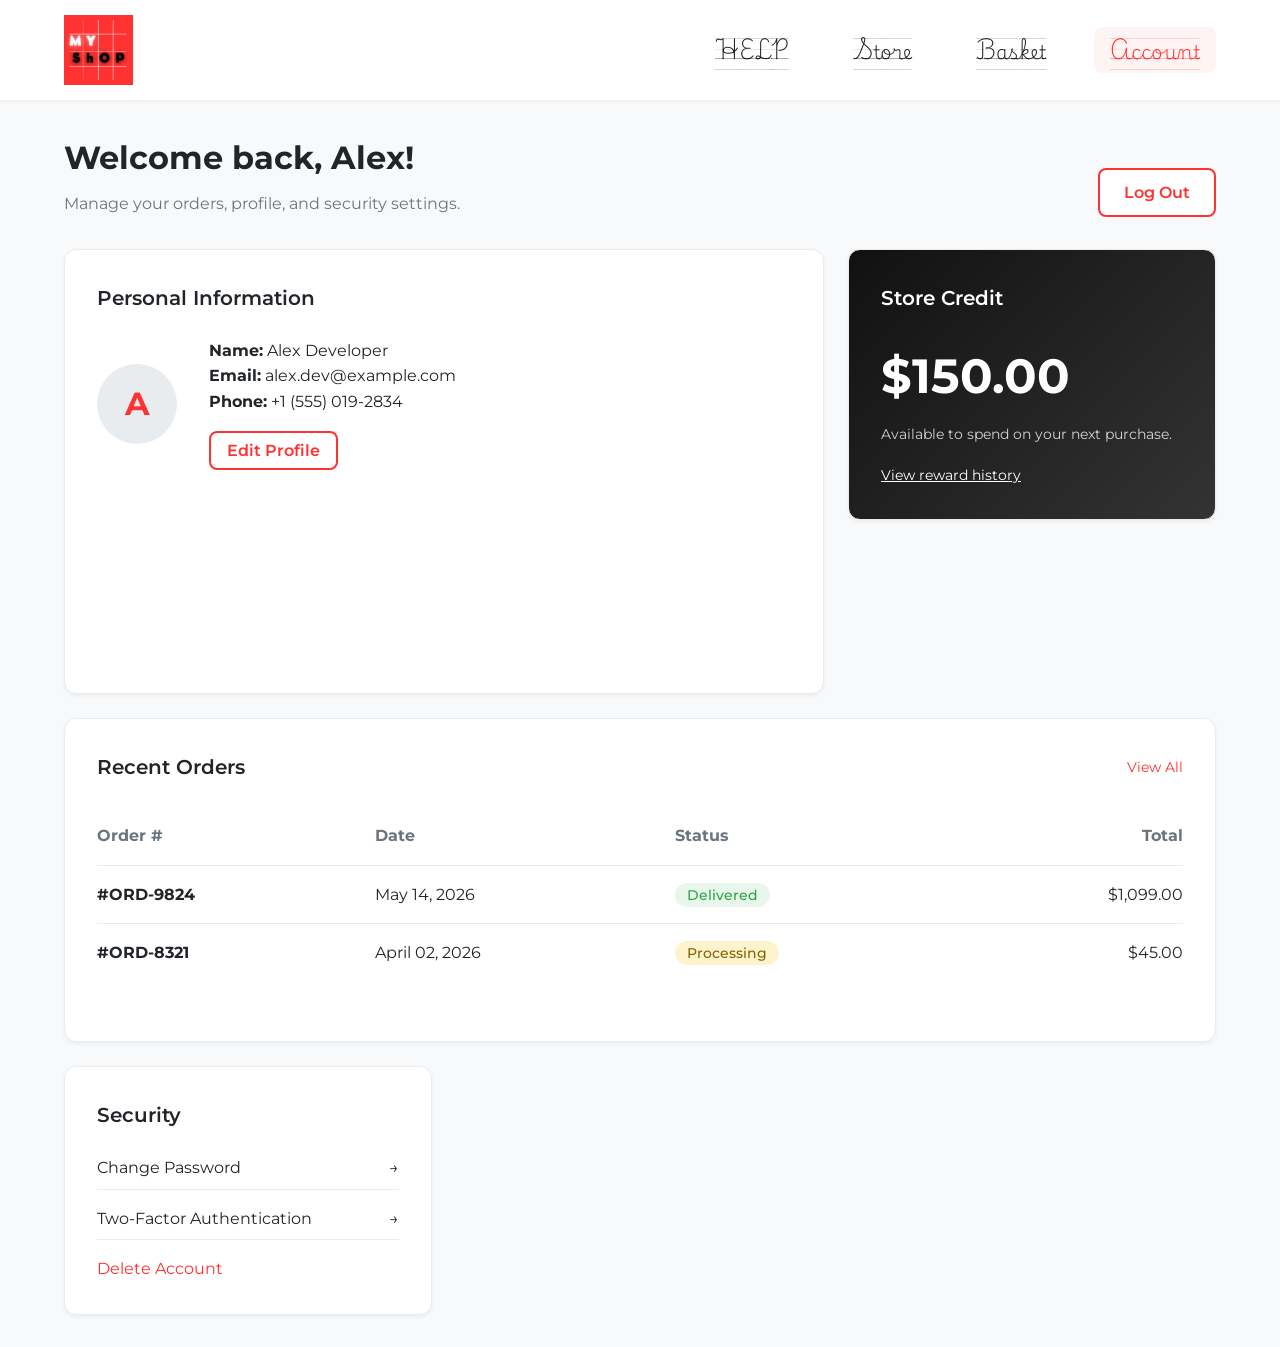
<file: Front_End/some_site/account.html>
<!DOCTYPE html>
<html lang="en">
<head>
    <meta charset="UTF-8">
    <meta name="viewport" content="width=device-width, initial-scale=1.0">
    <link rel="stylesheet" href="../style.css">
    <link rel="icon" type="image/png" href="../img/icon/img.png">
    <title>MYSHOP | Account Dashboard</title>
</head>
<body>
    <header class="main-header">
        <a href="index.html" class="brand-logo">
            <img src="../img/icon/my_mark.png" alt="MYSHOP icon">
        </a>
        <nav class="main-nav">
            <a href="qdk.html" class="nav-link">HELP</a>
            <a href="index.html" class="nav-link">Store</a>
            <a href="basket.html" class="nav-link">Basket</a>
            <a href="account.html" class="nav-link active">Account</a>
        </nav>
    </header>

    <main class="layout-container">
        <div style="display: flex; justify-content: space-between; align-items: flex-end; margin-bottom: 2rem;">
            <div>
                <h1 style="margin-bottom: 0.5rem;">Welcome back, Alex!</h1>
                <p style="color: var(--color-text-muted);">Manage your orders, profile, and security settings.</p>
            </div>
            <button class="btn-secondary" style="width: auto;">Log Out</button>
        </div>

        <!-- CSS Grid: Bento Layout Implementation -->
        <div class="bento-dashboard">

            <!-- Module 1: Personal Profile (Wide Span) -->
            <section class="bento-card bento-profile">
                <div class="bento-header">Personal Information</div>
                <div style="display: flex; gap: 2rem; align-items: center;">
                    <div style="width: 80px; height: 80px; border-radius: 50%; background-color: #e9ecef; display: flex; justify-content: center; align-items: center; font-size: 2rem; font-weight: bold; color: var(--color-brand-primary);">
                        A
                    </div>
                    <div>
                        <p><strong>Name:</strong> Alex Developer</p>
                        <p><strong>Email:</strong> alex.dev@example.com</p>
                        <p><strong>Phone:</strong> +1 (555) 019-2834</p>
                        <button class="btn-secondary" style="margin-top: 1rem; padding: 0.5rem 1rem; width: auto;">Edit Profile</button>
                    </div>
                </div>
            </section>

            <!-- Module 2: Digital Wallet/Points (Accent styling) -->
            <section class="bento-card bento-wallet">
                <div class="bento-header">Store Credit</div>
                <div style="font-size: 3rem; font-weight: 700; margin-bottom: 0.5rem;">$150.00</div>
                <p style="opacity: 0.8; font-size: 0.9rem;">Available to spend on your next purchase.</p>
                <div style="margin-top: auto; padding-top: 1rem;">
                    <a href="#" style="text-decoration: underline; font-size: 0.9rem;">View reward history</a>
                </div>
            </section>

            <!-- Module 3: Recent Orders (Full Width underneath) -->
            <section class="bento-card bento-orders">
                <div class="bento-header">
                    <span>Recent Orders</span>
                    <a href="#" style="font-size: 0.9rem; color: var(--color-brand-primary); font-weight: normal;">View All</a>
                </div>

                <table style="width: 100%; border-collapse: collapse; text-align: left;">
                    <thead>
                        <tr style="border-bottom: 1px solid var(--color-border); color: var(--color-text-muted);">
                            <th style="padding: 1rem 0;">Order #</th>
                            <th>Date</th>
                            <th>Status</th>
                            <th style="text-align: right;">Total</th>
                        </tr>
                    </thead>
                    <tbody>
                        <tr style="border-bottom: 1px solid var(--color-border);">
                            <td style="padding: 1rem 0; font-weight: bold;">#ORD-9824</td>
                            <td>May 14, 2026</td>
                            <td><span class="stock-status">Delivered</span></td>
                            <td style="text-align: right;">$1,099.00</td>
                        </tr>
                        <tr>
                            <td style="padding: 1rem 0; font-weight: bold;">#ORD-8321</td>
                            <td>April 02, 2026</td>
                            <td><span class="stock-status" style="background-color: #fff3cd; color: #856404;">Processing</span></td>
                            <td style="text-align: right;">$45.00</td>
                        </tr>
                    </tbody>
                </table>
            </section>

            <!-- Module 4: Security & Settings -->
            <section class="bento-card bento-settings">
                <div class="bento-header">Security</div>
                <ul style="display: flex; flex-direction: column; gap: 1rem;">
                    <li><a href="#" style="display: flex; justify-content: space-between; align-items: center; padding-bottom: 0.5rem; border-bottom: 1px solid var(--color-border);">Change Password <span>→</span></a></li>
                    <li><a href="#" style="display: flex; justify-content: space-between; align-items: center; padding-bottom: 0.5rem; border-bottom: 1px solid var(--color-border);">Two-Factor Authentication <span>→</span></a></li>
                    <li><a href="#" style="display: flex; justify-content: space-between; align-items: center; color: var(--color-brand-primary);">Delete Account</a></li>
                </ul>
            </section>

        </div>
    </main>
</body>
</html>
</file>
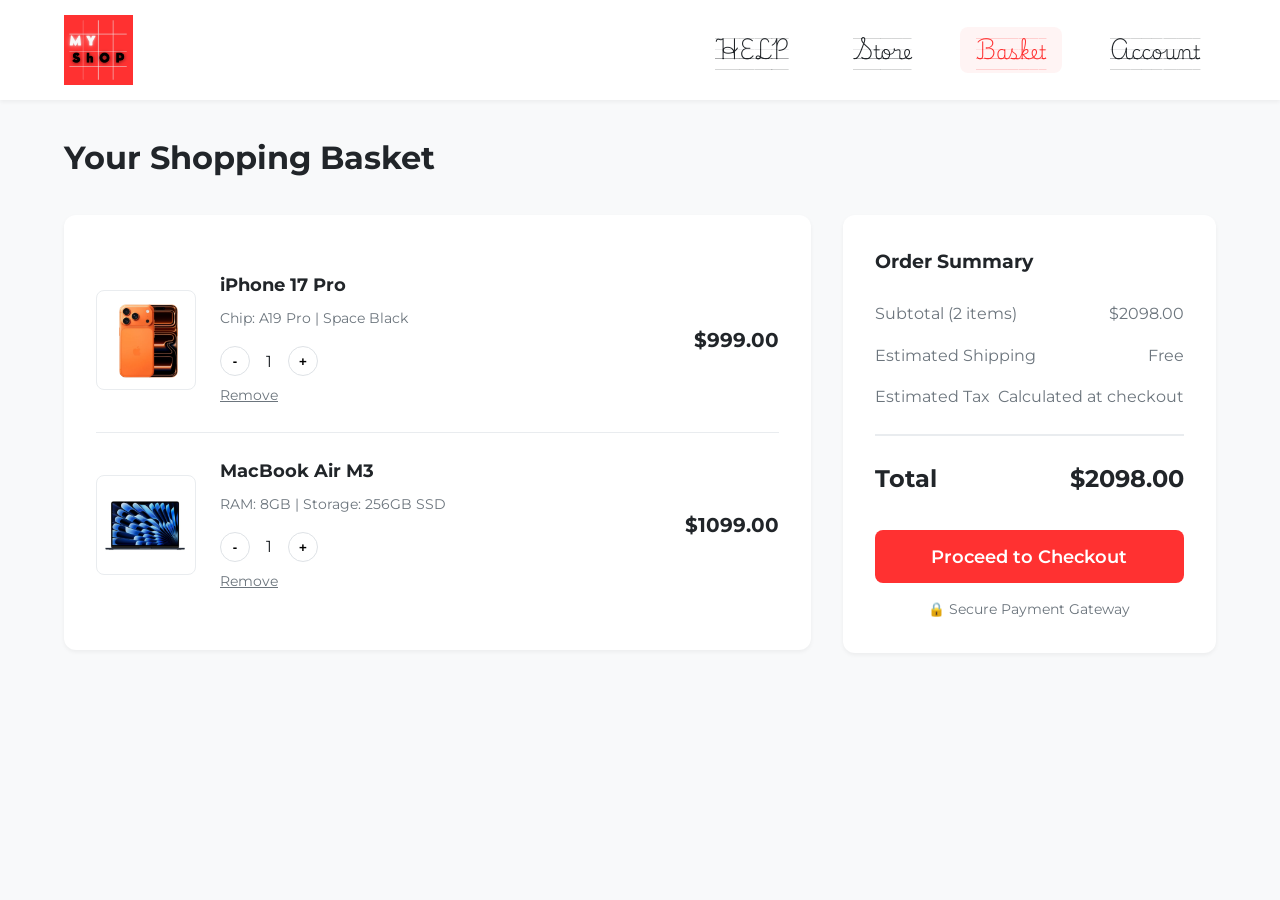
<file: Front_End/some_site/basket.html>
<!DOCTYPE html>
<html lang="en">
<head>
    <meta charset="UTF-8">
    <meta name="viewport" content="width=device-width, initial-scale=1.0">
    <link rel="stylesheet" href="../style.css">
    <link rel="icon" type="image/png" href="../img/icon/img.png">
    <title>MYSHOP | Basket</title>
</head>
<body>
    <header class="main-header">
        <a href="index.html" class="brand-logo">
            <img src="../img/icon/my_mark.png" alt="MYSHOP icon">
        </a>
        <nav class="main-nav">
            <a href="qdk.html" class="nav-link">HELP</a>
            <a href="index.html" class="nav-link">Store</a>
            <a href="basket.html" class="nav-link active">Basket</a>
            <a href="account.html" class="nav-link">Account</a>
        </nav>
    </header>

    <main class="layout-container">
        <h1 style="margin-bottom: 2rem;">Your Shopping Basket</h1>

        <div class="cart-layout">
            <!-- Left Column: Item List -->
            <div class="cart-items-section">
                <!-- Example Item Block (Link this to FastAPI dynamic generation) -->
                <div class="cart-item">
                    <img src="../img/tovars/Iphone17.png" alt="iPhone 17 Pro" class="cart-item-img">
                    <div class="cart-item-info">
                        <h4>iPhone 17 Pro</h4>
                        <p style="color: var(--color-text-muted); font-size: 0.9rem;">Chip: A19 Pro | Space Black</p>
                        <div class="quantity-controls">
                            <button class="qty-btn">-</button>
                            <span>1</span>
                            <button class="qty-btn">+</button>
                        </div>
                        <span class="cart-remove">Remove</span>
                    </div>
                    <div class="cart-item-price">
                        $999.00
                    </div>
                </div>

                <div class="cart-item">
                    <img src="../img/tovars/macbookM3.png" alt="MacBook Air M3" class="cart-item-img">
                    <div class="cart-item-info">
                        <h4>MacBook Air M3</h4>
                        <p style="color: var(--color-text-muted); font-size: 0.9rem;">RAM: 8GB | Storage: 256GB SSD</p>
                        <div class="quantity-controls">
                            <button class="qty-btn">-</button>
                            <span>1</span>
                            <button class="qty-btn">+</button>
                        </div>
                        <span class="cart-remove">Remove</span>
                    </div>
                    <div class="cart-item-price">
                        $1099.00
                    </div>
                </div>
            </div>

            <!-- Right Column: Order Summary -->
            <aside class="order-summary-section">
                <h3 style="margin-bottom: 1.5rem;">Order Summary</h3>
                <div class="summary-row">
                    <span>Subtotal (2 items)</span>
                    <span>$2098.00</span>
                </div>
                <div class="summary-row">
                    <span>Estimated Shipping</span>
                    <span>Free</span>
                </div>
                <div class="summary-row">
                    <span>Estimated Tax</span>
                    <span>Calculated at checkout</span>
                </div>

                <div class="summary-total">
                    <span>Total</span>
                    <span>$2098.00</span>
                </div>

                <button class="btn-primary" style="padding: 1rem; font-size: 1.1rem;">Proceed to Checkout</button>
                <div style="margin-top: 1rem; text-align: center; color: var(--color-text-muted); font-size: 0.85rem;">
                    🔒 Secure Payment Gateway
                </div>
            </aside>
        </div>
    </main>
</body>
</html>
</file>
<file: Front_End/style.css>
@import url('https://fonts.googleapis.com/css2?family=Playwrite+AR+Guides&family=Montserrat:wght@400;500;600;700&display=swap');

/* ==========================================================================
   Design Tokens & CSS Variables
   ========================================================================== */
:root {

    --color-brand-primary: #FF3131;
    --color-brand-hover: #E02828;

    /* Neutral Palette for 2026 Minimalist Aesthetic */
    --color-bg-base: #F8F9FA;
    --color-surface: #FFFFFF;
    --color-text-main: #212529;
    --color-text-muted: #6C757D;
    --color-border: #E9ECEF;
    --color-border-dark: #DEE2E6;

    /* Semantic Colors */
    --color-rating: #FFC107;
    --color-success: #28A745;

    /* Typography System */
    --font-brand: 'Playwrite AR Guides', cursive;
    --font-ui: 'Montserrat', sans-serif;

    /* Spacing & Elevation */
    --radius-sm: 8px;
    --radius-md: 12px;
    --radius-lg: 20px;
    --shadow-sm: 0 2px 4px rgba(0,0,0,0.05);
    --shadow-md: 0 8px 16px rgba(0,0,0,0.08);
    --shadow-hover: 0 12px 24px rgba(255, 49, 49, 0.15);
    --transition-speed: 0.3s;
}

/* ==========================================================================
   CSS Reset & Base Styles
   ========================================================================== */
* {
    margin: 0;
    padding: 0;
    box-sizing: border-box;
}

body {
    background-color: var(--color-bg-base);
    font-family: var(--font-ui);
    color: var(--color-text-main);
    line-height: 1.6;
    -webkit-font-smoothing: antialiased;
}

ul {
    list-style: none;
}

a {
    text-decoration: none;
    color: inherit;
}

/* ==========================================================================
   Global Layout: Header & Navigation
   ========================================================================== */
.main-header {
    width: 100%;
    height: 100px;
    background-color: var(--color-surface);
    display: flex;
    justify-content: space-between;
    align-items: center;
    padding: 0 5%;
    box-shadow: var(--shadow-sm);
    position: sticky;
    top: 0;
    z-index: 1000;
}

.brand-logo {
    display: flex;
    align-items: center;
    width: 6%;
}

.brand-logo img {
    width: 100%;
    height: auto;
}

.main-nav {
    display: flex;
    gap: 2rem;
    align-items: center;
}

.nav-link {
    font-family: var(--font-brand);
    font-size: 1.2rem;
    color: var(--color-text-main);
    transition: color var(--transition-speed) ease;
    padding: 0.5rem 1rem;
    border-radius: var(--radius-sm);
}

.nav-link:hover, .nav-link.active {
    color: var(--color-brand-primary);
    background-color: rgba(255, 49, 49, 0.05);
}

/* Container for main content */
.layout-container {
    max-width: 1400px;
    margin: 0 auto;
    padding: 2rem 5%;
}

/* ==========================================================================
   Banner / Hero Section
   ========================================================================== */
.hero-banner {
    width: 100%;
    border-radius: var(--radius-lg);
    overflow: hidden;
    margin-bottom: 3rem;
    box-shadow: var(--shadow-md);
}

.hero-banner img {
    width: 100%;
    height: auto;
    display: block;
    object-fit: cover;
}

/* ==========================================================================
   E-Commerce Components: Product Cards
   ========================================================================== */
.catalog-grid {
    display: grid;
    /* Implements responsive reflowing without media queries */
    grid-template-columns: repeat(auto-fill, minmax(300px, 1fr));
    gap: 2rem;
}

.product-card {
    background-color: var(--color-surface);
    border-radius: var(--radius-md);
    padding: 1.5rem;
    display: flex;
    flex-direction: column;
    box-shadow: var(--shadow-sm);
    transition: transform var(--transition-speed) ease, box-shadow var(--transition-speed) ease;
    border: 1px solid var(--color-border);
}

.product-card:hover {
    transform: translateY(-5px);
    box-shadow: var(--shadow-hover);
    border-color: rgba(255, 49, 49, 0.2);
}

.product-image-wrapper {
    width: 100%;
    height: 250px;
    display: flex;
    justify-content: center;
    align-items: center;
    background-color: #fff;
    border-radius: var(--radius-sm);
    margin-bottom: 1.5rem;
    padding: 1rem;
}

.product-image-wrapper img {
    max-width: 100%;
    max-height: 100%;
    object-fit: contain;
}

.product-details {
    flex-grow: 1;
    display: flex;
    flex-direction: column;
}

.product-title {
    font-size: 1.25rem;
    font-weight: 600;
    margin-bottom: 0.5rem;
    color: var(--color-text-main);
}

.product-rating {
    color: var(--color-rating);
    font-size: 1.2rem;
    margin-bottom: 1rem;
}

.product-specs {
    font-size: 0.9rem;
    color: var(--color-text-muted);
    margin-bottom: 1.5rem;
    flex-grow: 1;
}

.product-specs li {
    margin-bottom: 0.25rem;
    display: flex;
    align-items: center;
}

.product-specs li::before {
    content: "•";
    color: var(--color-brand-primary);
    font-weight: bold;
    display: inline-block;
    width: 1em;
    margin-left: -1em;
}

.product-footer {
    display: flex;
    flex-direction: column;
    gap: 1rem;
    margin-top: auto;
    padding-top: 1rem;
    border-top: 1px solid var(--color-border);
}

.product-price-wrapper {
    display: flex;
    justify-content: space-between;
    align-items: center;
}

.product-price {
    font-size: 1.5rem;
    font-weight: 700;
    color: var(--color-text-main);
}

.stock-status {
    font-size: 0.85rem;
    color: var(--color-success);
    font-weight: 500;
    background-color: rgba(40, 167, 69, 0.1);
    padding: 0.25rem 0.75rem;
    border-radius: 20px;
}

/* Primary Button Design */
.btn-primary {
    background-color: var(--color-brand-primary);
    color: #fff;
    border: none;
    border-radius: var(--radius-sm);
    padding: 0.8rem 1.5rem;
    font-family: var(--font-ui);
    font-size: 1rem;
    font-weight: 600;
    cursor: pointer;
    transition: background-color var(--transition-speed) ease;
    text-align: center;
    width: 100%;
}

.btn-primary:hover {
    background-color: var(--color-brand-hover);
}

.btn-secondary {
    background-color: var(--color-surface);
    color: var(--color-brand-primary);
    border: 2px solid var(--color-brand-primary);
    border-radius: var(--radius-sm);
    padding: 0.8rem 1.5rem;
    font-family: var(--font-ui);
    font-size: 1rem;
    font-weight: 600;
    cursor: pointer;
    transition: all var(--transition-speed) ease;
    text-align: center;
    width: 100%;
}

.btn-secondary:hover {
    background-color: rgba(255, 49, 49, 0.05);
}

.action-group {
    display: flex;
    gap: 0.5rem;
}

/* ==========================================================================
   Shopping Cart (Basket) specific styles
   ========================================================================== */
.cart-layout {
    display: grid;
    grid-template-columns: 2fr 1fr;
    gap: 2rem;
    align-items: start;
}

@media (max-width: 900px) {
    .cart-layout {
        grid-template-columns: 1fr;
    }
}

.cart-items-section {
    background-color: var(--color-surface);
    border-radius: var(--radius-md);
    padding: 2rem;
    box-shadow: var(--shadow-sm);
}

.cart-item {
    display: grid;
    grid-template-columns: 100px 1fr auto;
    gap: 1.5rem;
    padding: 1.5rem 0;
    border-bottom: 1px solid var(--color-border);
    align-items: center;
}

.cart-item:last-child {
    border-bottom: none;
}

.cart-item-img {
    width: 100%;
    height: 100px;
    object-fit: contain;
    background-color: #fff;
    border-radius: var(--radius-sm);
    padding: 0.5rem;
    border: 1px solid var(--color-border);
}

.cart-item-info h4 {
    margin-bottom: 0.5rem;
    font-size: 1.1rem;
}

.quantity-controls {
    display: flex;
    align-items: center;
    gap: 1rem;
    margin-top: 1rem;
}

.qty-btn {
    width: 30px;
    height: 30px;
    border-radius: 50%;
    border: 1px solid var(--color-border-dark);
    background: var(--color-surface);
    cursor: pointer;
    font-weight: bold;
    display: flex;
    justify-content: center;
    align-items: center;
}

.qty-btn:hover {
    background: var(--color-border);
}

.cart-item-price {
    font-size: 1.25rem;
    font-weight: 700;
    text-align: right;
}

.cart-remove {
    color: var(--color-text-muted);
    font-size: 0.9rem;
    cursor: pointer;
    text-decoration: underline;
    margin-top: 0.5rem;
    display: inline-block;
}

.order-summary-section {
    background-color: var(--color-surface);
    border-radius: var(--radius-md);
    padding: 2rem;
    box-shadow: var(--shadow-sm);
    position: sticky;
    top: 120px; /* Sticky behavior for desktop */
}

.summary-row {
    display: flex;
    justify-content: space-between;
    margin-bottom: 1rem;
    color: var(--color-text-muted);
}

.summary-total {
    display: flex;
    justify-content: space-between;
    margin-top: 1.5rem;
    padding-top: 1.5rem;
    border-top: 2px solid var(--color-border);
    font-size: 1.5rem;
    font-weight: 700;
    color: var(--color-text-main);
    margin-bottom: 2rem;
}

/* ==========================================================================
   Account Dashboard specific styles (Bento Grid)
   ========================================================================== */
.bento-dashboard {
    display: grid;
    grid-template-columns: repeat(12, minmax(0, 1fr));
    grid-auto-rows: minmax(150px, auto);
    gap: 1.5rem;
}

.bento-card {
    background-color: var(--color-surface);
    border-radius: var(--radius-md);
    padding: 2rem;
    box-shadow: var(--shadow-sm);
    border: 1px solid var(--color-border);
    display: flex;
    flex-direction: column;
}

.bento-header {
    font-size: 1.25rem;
    font-weight: 600;
    margin-bottom: 1.5rem;
    color: var(--color-text-main);
    display: flex;
    justify-content: space-between;
    align-items: center;
}

/* Responsive grid placements */
.bento-profile { grid-column: span 8; grid-row: span 2; }
.bento-wallet { grid-column: span 4; grid-row: span 1; background: linear-gradient(135deg, #111, #333); color: white; }
.bento-wallet .bento-header { color: white; }
.bento-orders { grid-column: span 12; grid-row: span 2; }
.bento-settings { grid-column: span 4; grid-row: span 1; }

@media (max-width: 1024px) {
    .bento-profile { grid-column: span 12; }
    .bento-wallet { grid-column: span 6; }
    .bento-settings { grid-column: span 6; }
}
@media (max-width: 600px) {
    .bento-card { grid-column: span 12 !important; }
}

/* ==========================================================================
   Chat / FAQ interface (qdk.html)
   ========================================================================== */
.chat-container {
    max-width: 800px;
    margin: 0 auto;
    background-color: var(--color-surface);
    border-radius: var(--radius-md);
    box-shadow: var(--shadow-md);
    overflow: hidden;
    display: flex;
    flex-direction: column;
    height: 70vh;
}

.chat-header {
    background-color: var(--color-brand-primary);
    color: white;
    padding: 1.5rem;
    font-weight: 600;
    font-family: "Footlight MT Light";
    font-size: 1.5rem;
}

.chat-history {
    flex-grow: 1;
    padding: 2rem;
    overflow-y: auto;
    display: flex;
    flex-direction: column;
    gap: 1rem;
    background-color: #F0F2F5;
}

.msg-bubble {
    max-width: 75%;
    padding: 1rem 1.5rem;
    border-radius: 20px;
    line-height: 1.4;
}

.msg-bot {
    align-self: flex-start;
    background-color: white;
    color: var(--color-text-main);
    border-bottom-left-radius: 4px;
    box-shadow: var(--shadow-sm);
}

.msg-user {
    align-self: flex-end;
    background-color: var(--color-brand-primary);
    color: white;
    border-bottom-right-radius: 4px;
    box-shadow: var(--shadow-sm);
}

.chat-input-area {
    display: flex;
    padding: 1.5rem;
    background-color: white;
    border-top: 1px solid var(--color-border);
    gap: 1rem;
}

.chat-input-area input {
    flex-grow: 1;
    padding: 1rem 1.5rem;
    border: 1px solid var(--color-border-dark);
    border-radius: 30px;
    font-size: 1rem;
    font-family: var(--font-ui);
    outline: none;
    transition: border-color var(--transition-speed) ease;
}

.chat-input-area input:focus {
    border-color: var(--color-brand-primary);
}

.chat-input-area button {
    width: auto;
    border-radius: 30px;
}
</file>
